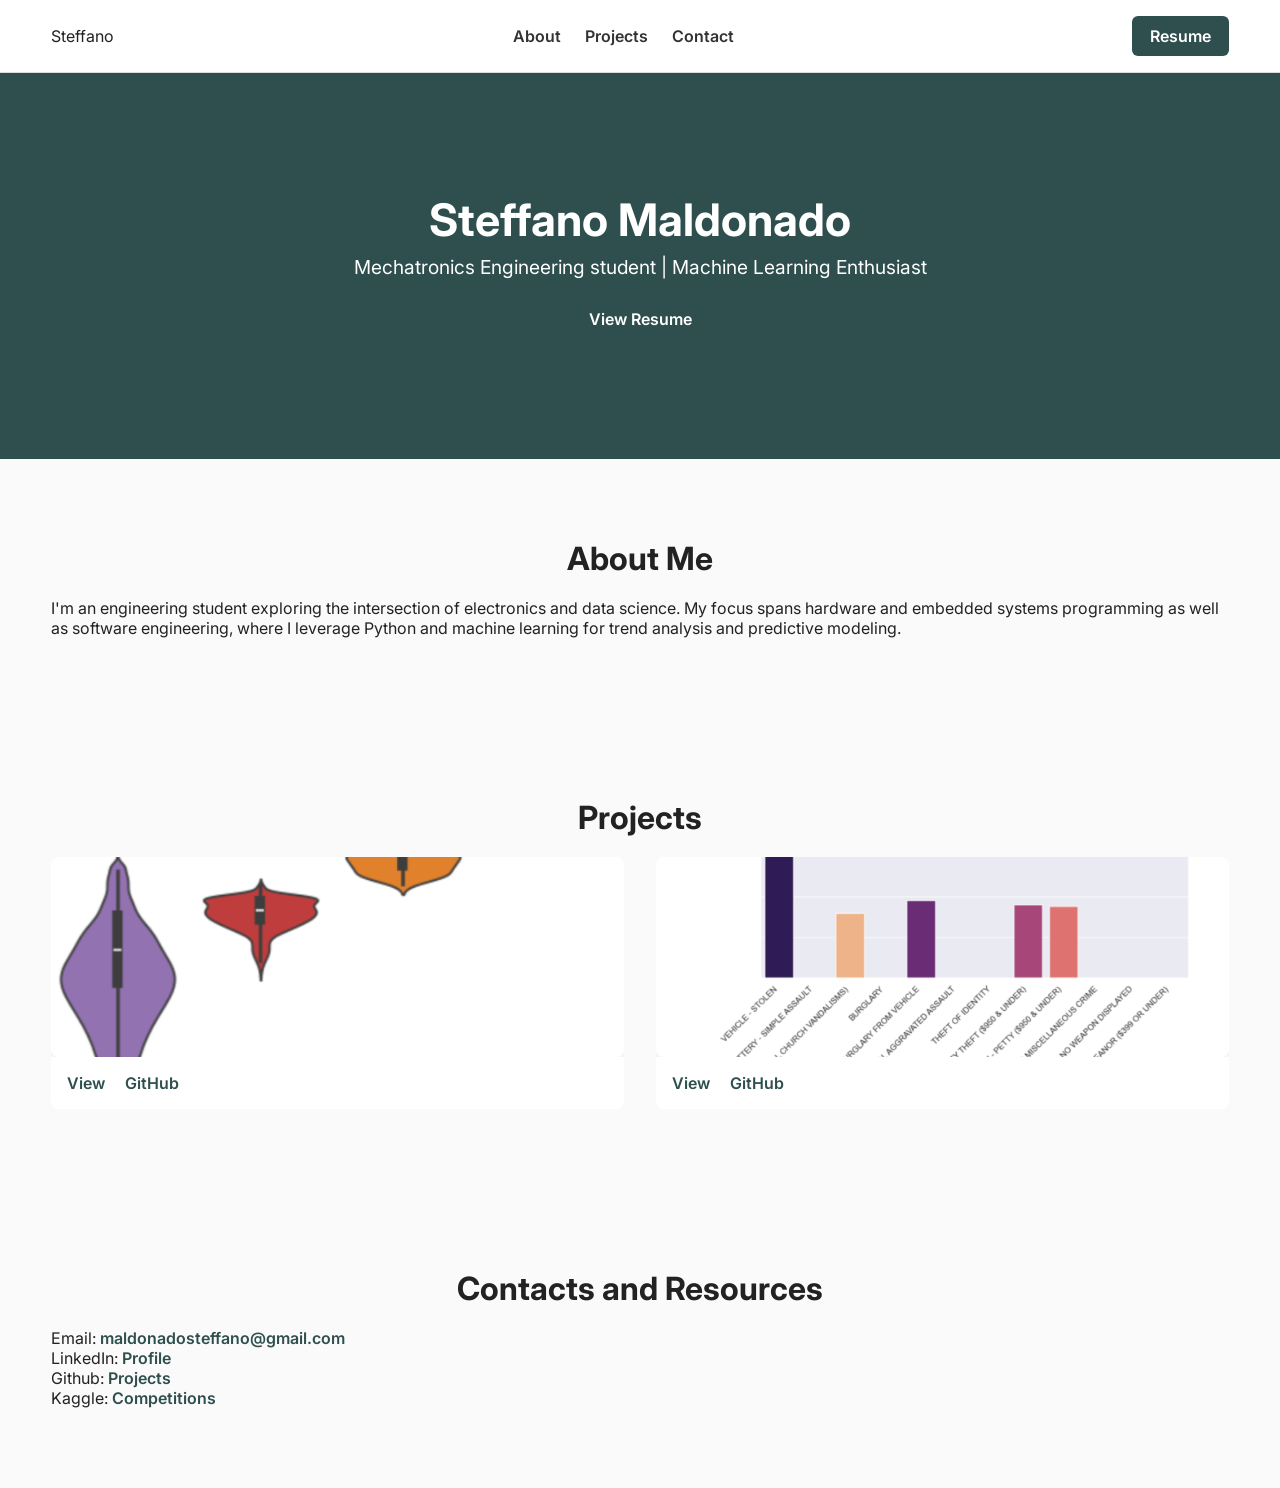
<file: index.html>
<!DOCTYPE html>
<html lang="en">
<head>
    <meta charset="UTF-8">
    <meta name="viewport" content="width=device-width, initial-scale=1.0">
    <title>Steffano Maldonado | Portfolio</title>

    <!-- Google Fonts -->
    <link href="https://fonts.googleapis.com/css2?family=Inter:wght@400;600;700&display=swap" rel="stylesheet">

    <link rel="stylesheet" href="PW.css">
</head>
<body>

<nav class="navbar">
    <div class="logo">Steffano</div>

    <!-- Hamburger menu icon -->
    <div class="hamburger">
        <span></span>
        <span></span>
        <span></span>
    </div>

    <ul class="nav-links">
        <li><a href="#about">About</a></li>
        <li><a href="#projects">Projects</a></li>
        <li><a href="#contact">Contact</a></li>
    </ul>

    <a href="Resume - Steffano Maldonado.pdf" class="resume-btn" target="_blank">Resume</a>
</nav>

<header class="hero">
    <h1>Steffano Maldonado</h1>
    <p>Mechatronics Engineering student | Machine Learning Enthusiast</p>
    <a href="Resume - Steffano Maldonado.pdf" class="resume-btn hero-btn" target="_blank">
        View Resume
    </a>
</header>

<section id="about" class="section about">
    <h2>About Me</h2>
    <p>I'm an engineering student exploring the intersection of electronics and data science. My focus spans hardware and embedded systems programming as well as software engineering, where I leverage Python and machine learning for trend analysis and predictive modeling.</p>
</section>

<section id="projects" class="section projects">
    <h2>Projects</h2>
    <div class="projects-grid">

        <div class="card">
            <div class="card-img portfolio-img">
                <img src="exoplanet_2.PNG" alt="NASA Project Screenshot">
                <div class="overlay">
                    <h3>NASA Data Analysis / ML</h3>
                    <p>Retrieved exoplanet data and predicted discovery methods using Random Forest Classifier.</p>
                </div>
            </div>
            <div class="card-links">
                <a href="Nasa_Analysis.html">View</a>
                <a href="https://github.com/smaldo21/Exoplanet_Analytics" target="_blank">GitHub</a>
            </div>
        </div>

        <div class="card">
            <div class="card-img portfolio-img">
                <img src="la_crime_2.PNG" alt="LA Crime Project Screenshot">
                <div class="overlay">
                    <h3>LA Crime Data Analysis</h3>
                    <p>Analyzed crime trends from 2020-2024 and visualized patterns effectively.</p>
                </div>
            </div>
            <div class="card-links">
                <a href="LA_Crime.html">View</a>
                <a href="https://github.com/smaldo21/LA_Crime" target="_blank">GitHub</a>
            </div>
        </div>

    </div>
</section>

<section id="contact" class="section contact">
    <h2>Contacts and Resources</h2>
    <p>Email: <a href="mailto:maldonadosteffano@gmail.com">maldonadosteffano@gmail.com</a></p>
    <p>LinkedIn: <a href="https://linkedin.com/in/steffano-maldonado-2a98a3332" target="_blank">Profile</a></p>
    <p>Github: <a href="https://github.com/smaldo21" target="_blank">Projects</a></p>
    <p>Kaggle: <a href="https://www.kaggle.com/smaldo2000" target="_blank">Competitions</a></p>
</section>

<script>
const hamburger = document.querySelector('.hamburger');
const navLinks = document.querySelector('.nav-links');

hamburger.addEventListener('click', () => {
    navLinks.classList.toggle('open');
});
</script>

</body>
</html>
</file>
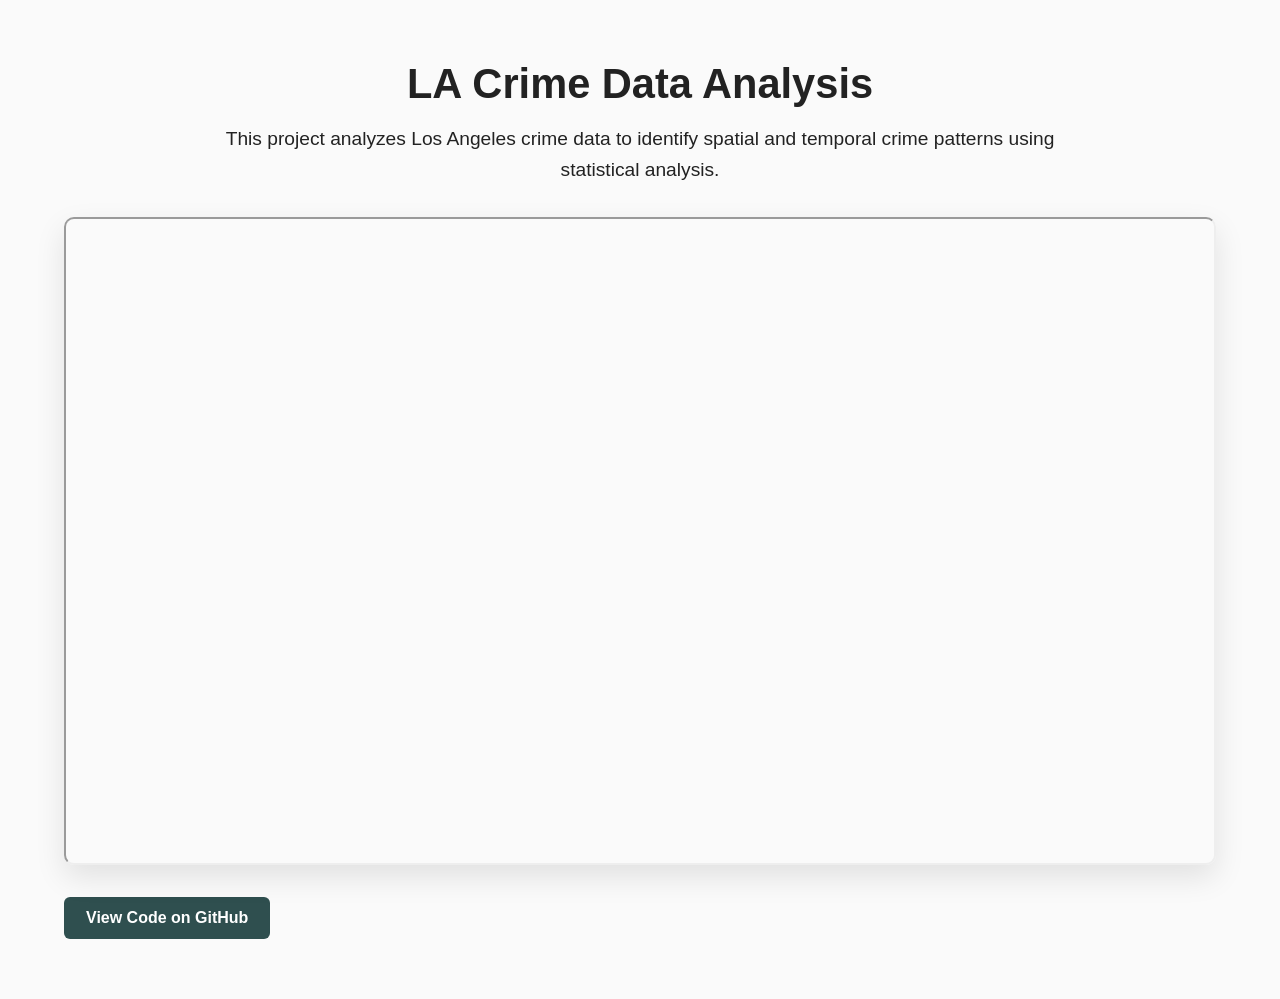
<file: LA_Crime.html>
<!DOCTYPE html>
<html lang="en">
<head>
    <meta charset="UTF-8">
    <meta name="viewport" content="width=device-width, initial-scale=1.0">
    <title>LA Crime Data Analysis</title>
    <link rel="stylesheet" href="PW.css">
</head>
<body>

<section class="project-page">

    <h1>LA Crime Data Analysis</h1>

    <p class="project-intro">
        This project analyzes Los Angeles crime data to identify spatial
        and temporal crime patterns using statistical analysis.
    </p>

    <!-- Embedded Google Doc -->
    <div class="embed-container">
        <iframe
            src="https://docs.google.com/document/d/e/2PACX-1vS7EZfl6xsAt8tY2qvcPLkMsp6_-gkrIJCY4PEhkOsCdH8EhGXvYINDP4gG8gsoERFnqOH4PNuGJEXq/pub?embedded=true"
            allowfullscreen="true">
        </iframe>
    </div>

    <!-- GitHub button -->
    <div class="project-links">
        <a href="https://github.com/smaldo21/LA_Crime"
           target="_blank"
           rel="noopener noreferrer"
           class="github-btn">
           View Code on GitHub
        </a>
    </div>

</section>

</body>
</html>
</file>
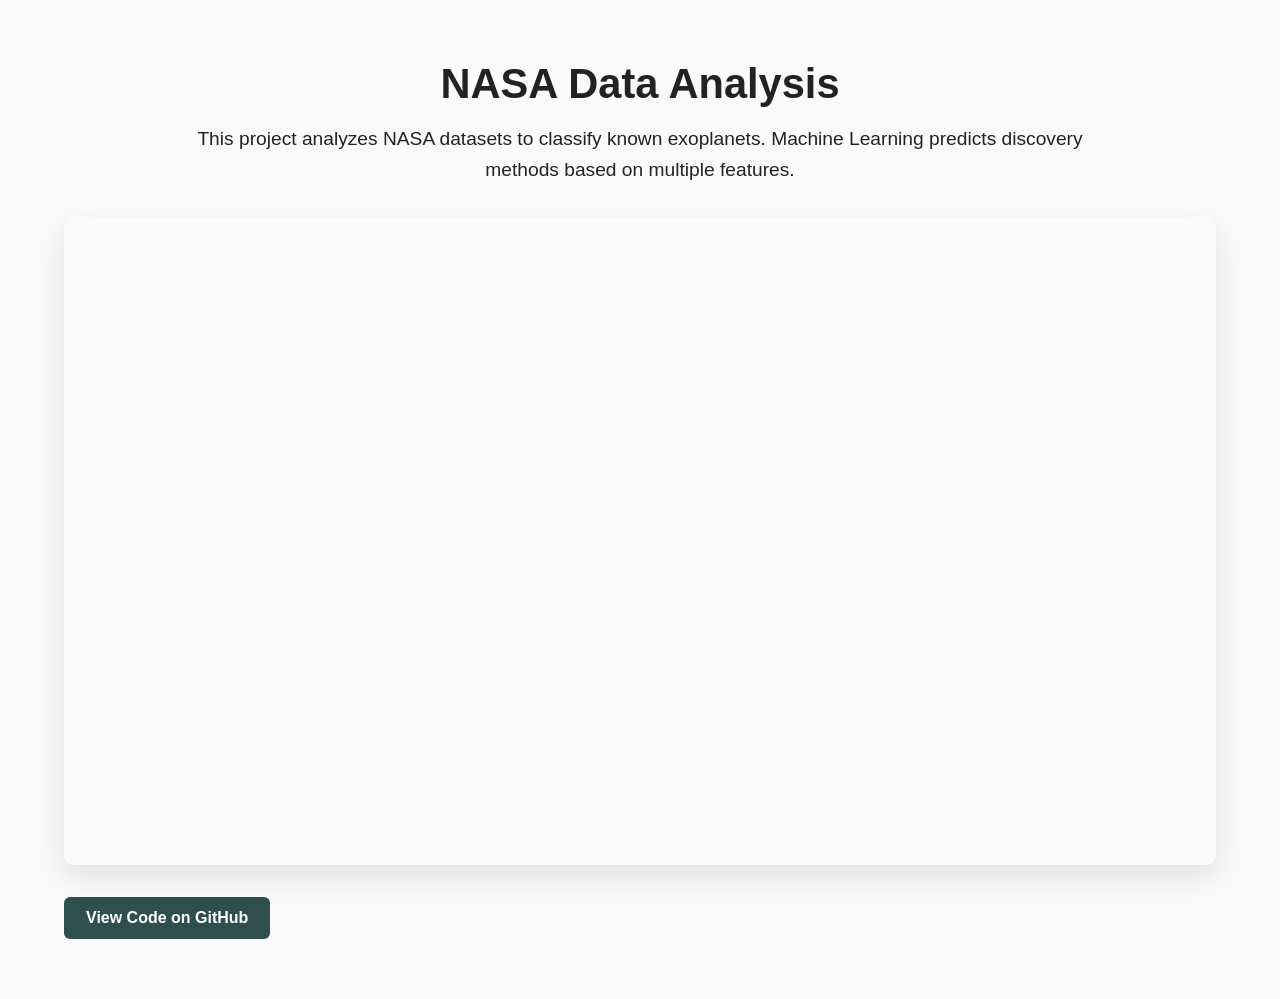
<file: Nasa_Analysis.html>
<!DOCTYPE html>
<html lang="en">
<head>
    <meta charset="UTF-8">
    <meta name="viewport" content="width=device-width, initial-scale=1.0">
    <title>NASA Data Analysis</title>
    <link rel="stylesheet" href="PW.css">
</head>

<body>

<section class="project-page">

    <h1>NASA Data Analysis</h1>

    <p class="project-intro">
        This project analyzes NASA datasets to classify known exoplanets.
        Machine Learning predicts discovery methods based on multiple features.
    </p>

    <!-- Google Slides -->
    <div class="embed-container">
        <iframe
            src="https://docs.google.com/presentation/d/e/2PACX-1vQ6aBHHkQzgv-p2z6B8fbUySf-D0yBzqv_frM67VG7ab7m_joMAYoUvwpfAws63iJ7AeJpE8vsZGZce/pubembed?start=false&loop=false&delayms=3000"
            frameborder="0"
            allowfullscreen="true">
        </iframe>
    </div>

    <div class="project-links">
        <a href="https://github.com/smaldo21/Exoplanet_Analytics"
           target="_blank"
           rel="noopener noreferrer"
           class="github-btn">
           View Code on GitHub
        </a>
    </div>

</section>

</body>
</html>
</file>
<file: PW.css>
/* Global */
* {
    margin: 0;
    padding: 0;
    box-sizing: border-box;
    font-family: 'Inter', sans-serif;
}

html {
    scroll-behavior: smooth;
}

body {
    background: #fafafa;
    color: #222;
}

/* Navbar */
nav.navbar {
    display: flex;
    justify-content: space-between;
    align-items: center;
    padding: 1rem 4%;
    background: white;
    position: sticky;
    top: 0;
    border-bottom: 1px solid #ddd;
    z-index: 10;
}

.nav-links {
    display: flex;
    gap: 1.5rem;
    list-style: none;
}

.nav-links li a {
    text-decoration: none;
    color: #333;
    font-weight: 600;
    transition: color 0.3s ease;
}

.nav-links li a:hover {
    color: #2F4F4F;
}

/* Hamburger menu */
.hamburger {
    display: none;
    flex-direction: column;
    cursor: pointer;
    gap: 5px;
}

.hamburger span {
    width: 25px;
    height: 3px;
    background: #333;
    border-radius: 2px;
    transition: all 0.3s ease;
}

/* Hero */
.hero {
    padding: 120px 4%;
    text-align: center;
    background: #2F4F4F;
    color: white;
}

.hero h1 {
    font-size: 2.8rem;
    margin-bottom: 0.5rem;
}

.hero p {
    font-size: 1.2rem;
}

/* Resume Button */
.resume-btn {
    background: #2F4F4F;
    color: white;
    padding: 10px 18px;
    border-radius: 6px;
    text-decoration: none;
    font-weight: 600;
    transition: background 0.3s ease;
}

.resume-btn:hover {
    background: #1f3333;
}

.hero-btn {
    display: inline-block;
    margin-top: 20px;
}

/* Sections */
.section {
    padding: 80px 4%;
}

.section h2 {
    text-align: center;
    font-size: 2rem;
    margin-bottom: 20px;
}

/* Projects */
.projects-grid {
    display: grid;
    grid-template-columns: repeat(auto-fit, minmax(280px, 1fr));
    gap: 2rem;
}

.card {
    position: relative;
    border-radius: 8px;
    overflow: hidden;
    background: #fff;
    transition: transform 0.3s ease, box-shadow 0.3s ease;
}

.card:hover {
    transform: translateY(-5px);
    box-shadow: 0 12px 25px rgba(0,0,0,0.15);
}

.card-img {
    position: relative;
    overflow: hidden;
}

.card-img img {
    width: 100%;
    display: block;
    transition: transform 0.4s ease;
}

.card:hover .card-img img {
    transform: scale(1.05);
}

/*Project MOD*/
/* ===== Project Pages ===== */
.project-page {
    width: 90%;
    margin: 40px auto;
    padding: 20px 0;
}

.project-page h1 {
    font-size: 2.6rem;
    text-align: center;
    margin-bottom: 1rem;
}

.project-page .project-intro {
    font-size: 1.2rem;
    line-height: 1.6;
    max-width: 900px;
    margin: 0 auto 2rem auto;
    text-align: center;
}

/* Embedded content container (Slides or Docs) */
.embed-container {
    position: relative;
    width: 100%;
    padding-top: 56.25%; /* 16:9 default ratio for slides */
    margin-bottom: 2rem;
}

.embed-container iframe {
    position: absolute;
    top: 0;
    left: 0;
    width: 100%;
    height: 100%;
    border-radius: 10px;
    box-shadow: 0 12px 30px rgba(0,0,0,0.1);
}

/* GitHub button */
.github-btn {
    display: inline-block;
    background: #2F4F4F;
    color: white;
    padding: 12px 22px;
    border-radius: 6px;
    text-decoration: none;
    font-weight: 600;
    text-align: center;
    transition: background 0.3s ease;
}

.github-btn:hover {
    background: #1f3333;
}

/* Responsive */
@media (max-width: 768px) {
    .project-page {
        width: 95%;
        padding: 10px 0;
    }

    .project-page h1 {
        font-size: 2rem;
    }

    .project-page .project-intro {
        font-size: 1rem;
        line-height: 1.4;
    }

    .embed-container {
        padding-top: 200%; /* taller for Google Docs on mobile */
    }
}


/* Overlay */
.overlay {
    position: absolute;
    top: 0;
    left: 0;
    width: 100%;
    height: 100%;
    background: rgba(47, 79, 79, 0.8);
    color: white;
    display: flex;
    flex-direction: column;
    justify-content: center;
    align-items: center;
    text-align: center;
    opacity: 0;
    padding: 1rem;
    transition: opacity 0.3s ease;
}

.card:hover .overlay {
    opacity: 1;
}

.overlay h3 {
    font-size: 1.4rem;
    margin-bottom: 0.5rem;
}

.overlay p {
    font-size: 1rem;
    line-height: 1.4;
}

.card-links {
    padding: 1rem;
}

.card-links a {
    margin-right: 1rem;
    text-decoration: none;
    color: #2F4F4F;
    font-weight: 600;
    transition: color 0.3s ease;
}

.card-links a:hover {
    color: #1f3333;
}

/* Contact */
.contact a {
    color: #2F4F4F;
    text-decoration: none;
    font-weight: 600;
}

/* Responsive */
@media (max-width: 768px) {
    .hamburger {
        display: flex;
    }

    .nav-links {
        position: absolute;
        top: 70px;
        right: 0;
        width: 200px;
        background: white;
        flex-direction: column;
        align-items: flex-start;
        padding: 1rem;
        border-left: 1px solid #ddd;
        display: none;
        z-index: 10;
    }

    .nav-links.open {
        display: flex;
    }

    .nav-links li {
        margin: 0.8rem 0;
    }

    .hero {
        padding: 70px 4%;
    }

    .hero h1 {
        font-size: 2.2rem;
    }

    .resume-btn {
        padding: 8px 14px;
        font-size: 0.95rem;
    }

    /* Mobile overlay always visible */
    .card-img .overlay {
        opacity: 1;
        background: rgba(47,79,79,0.6);
        padding: 0.8rem;
    }
}
/*Screenshots*/
/* Portfolio screenshots only */
.projects-grid .portfolio-img img {
    width: 100%;         /* full width of card */
    height: 200px;       /* same height for all screenshots */
    object-fit: cover;   /* preserves aspect ratio while filling container */
    border-radius: 8px;
    box-shadow: 0 5px 15px rgba(0,0,0,0.1);
    transition: transform 0.4s ease;
}

.card:hover .portfolio-img img {
    transform: scale(1.05);
}

/* Keep overlay as before */
.overlay {
    position: absolute;
    top: 0;
    left: 0;
    width: 100%;
    height: 100%;
    background: rgba(47, 79, 79, 0.8);
    color: white;
    display: flex;
    flex-direction: column;
    justify-content: center;
    align-items: center;
    text-align: center;
    opacity: 0;
    padding: 1rem;
    transition: opacity 0.3s ease;
}

.card:hover .overlay {
    opacity: 1;
}

/* Project pages images stay normal */
.project-page img {
    width: 100%;
    height: auto; /* keeps aspect ratio */
}
</file>
